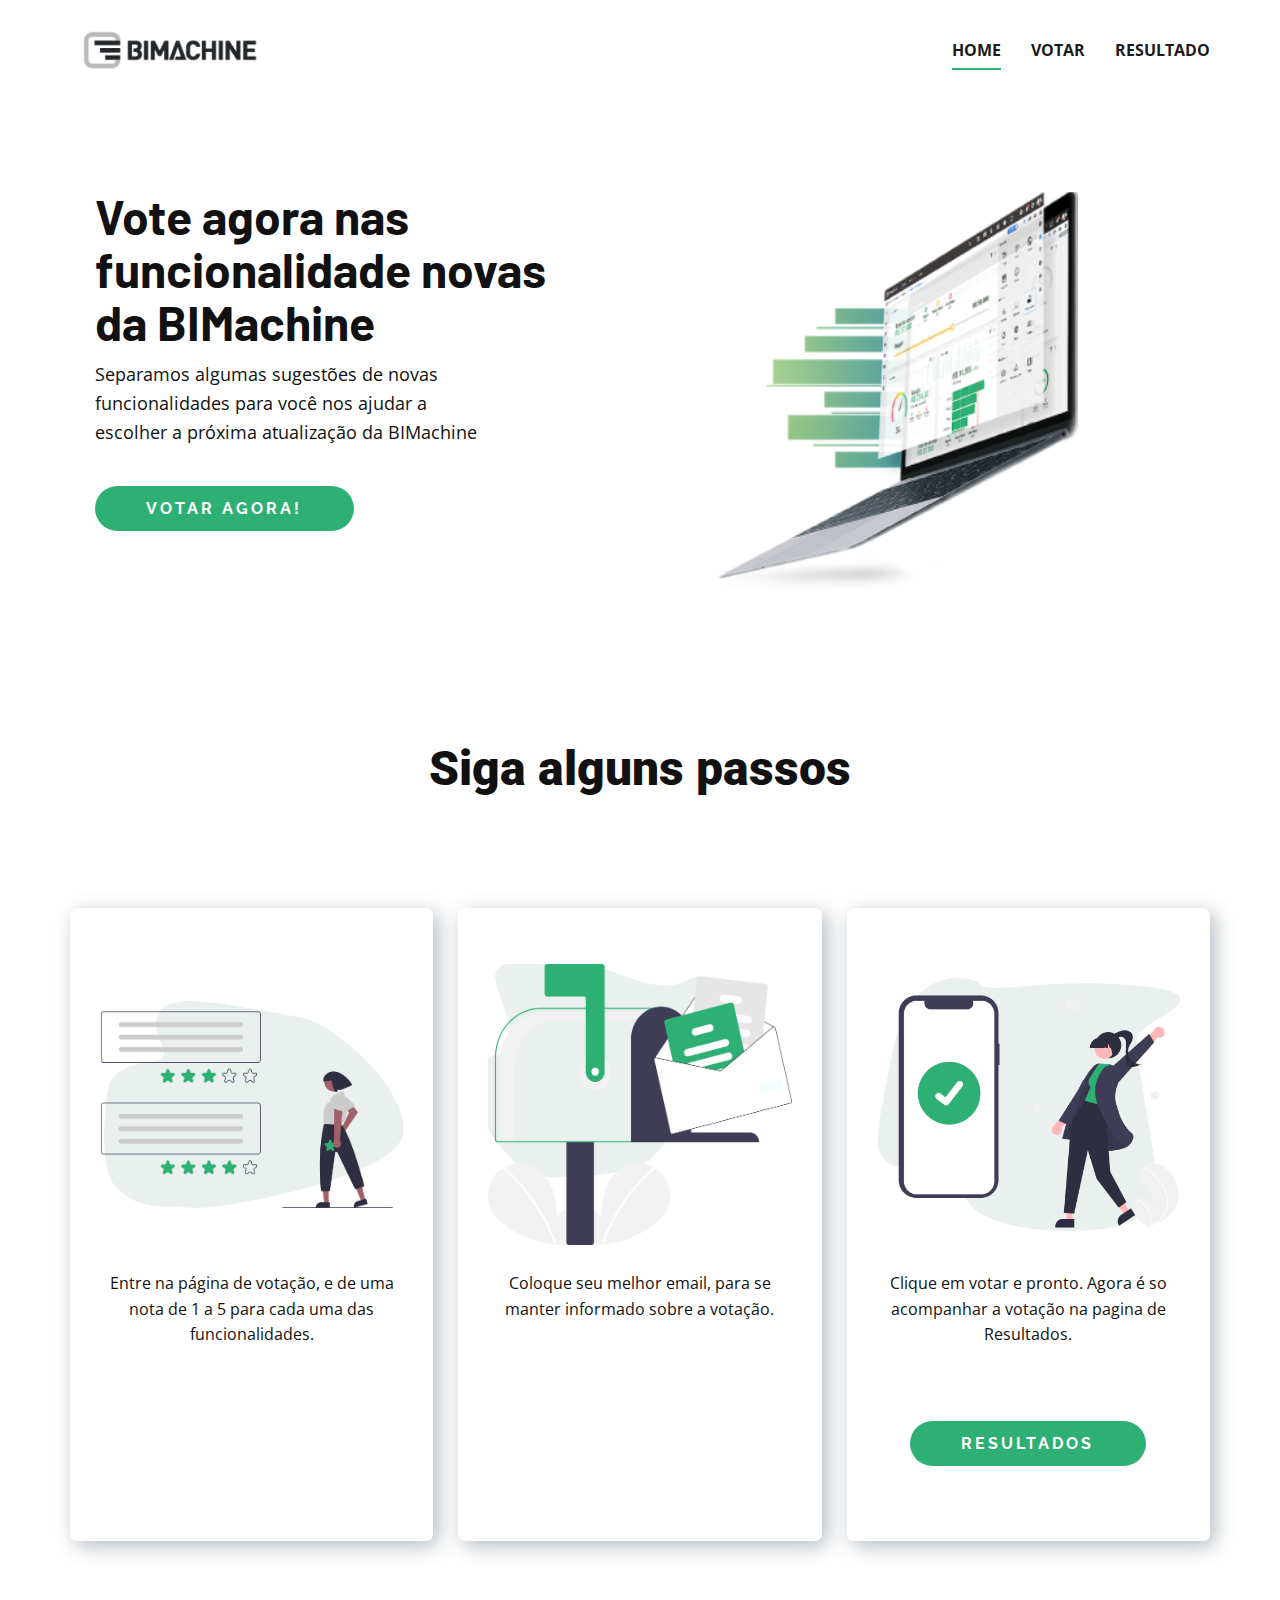
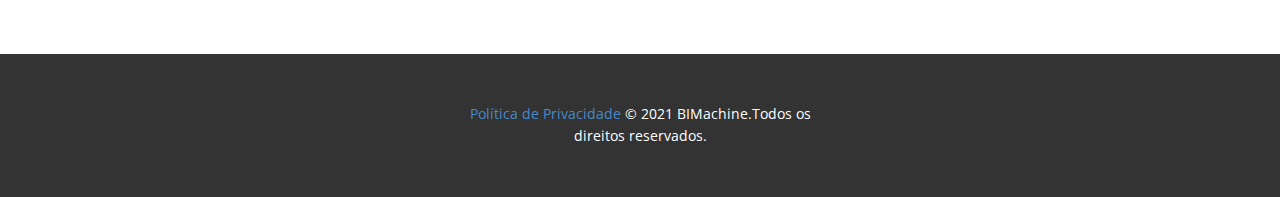
<file: index.html>
<!DOCTYPE html>
<html style="font-size: 16px;">
  <head>
    <meta name="viewport" content="width=device-width, initial-scale=1.0">
    <meta charset="utf-8">
    <meta name="keywords" content="Vote agora nas funcionalidade novas da BIMachine">
    <meta name="description" content="">
    <meta name="page_type" content="np-template-header-footer-from-plugin">
    <title>Home</title>
    <link rel="stylesheet" href="nicepage.css" media="screen">
<link rel="stylesheet" href="Home.css" media="screen">
    <script class="u-script" type="text/javascript" src="jquery.js" defer=""></script>
    <script class="u-script" type="text/javascript" src="nicepage.js" defer=""></script>
    <meta name="generator" content="Nicepage 3.13.2, nicepage.com">
    <link id="u-theme-google-font" rel="stylesheet" href="https://fonts.googleapis.com/css?family=Roboto:100,100i,300,300i,400,400i,500,500i,700,700i,900,900i|Open+Sans:300,300i,400,400i,600,600i,700,700i,800,800i">
    <link id="u-page-google-font" rel="stylesheet" href="https://fonts.googleapis.com/css?family=Raleway:100,100i,200,200i,300,300i,400,400i,500,500i,600,600i,700,700i,800,800i,900,900i|Barlow:100,100i,200,200i,300,300i,400,400i,500,500i,600,600i,700,700i,800,800i,900,900i">
    
    
    
    
    <script type="application/ld+json">{
		"@context": "http://schema.org",
		"@type": "Organization",
		"name": "",
		"url": "index.html",
		"logo": "images/logoBi3216.png"
}</script>
    <meta property="og:title" content="Home">
    <meta property="og:type" content="website">
    <meta name="theme-color" content="#478ac9">
    <link rel="canonical" href="index.html">
    <meta property="og:url" content="index.html">
  </head>
  <body data-home-page="Home.html" data-home-page-title="Home" class="u-body"><header class="u-clearfix u-header u-header" id="sec-1f32"><div class="u-clearfix u-sheet u-sheet-1">
        <a href="https://nicepage.com" class="u-image u-logo u-image-1" data-image-width="249" data-image-height="83">
          <img src="images/logoBi3216.png" class="u-logo-image u-logo-image-1" data-image-width="200">
        </a>
        <nav class="u-menu u-menu-dropdown u-offcanvas u-menu-1">
          <div class="menu-collapse" style="font-size: 1rem; letter-spacing: 0px; font-weight: 700; text-transform: uppercase;">
            <a class="u-button-style u-custom-active-border-color u-custom-active-color u-custom-border u-custom-border-color u-custom-borders u-custom-hover-border-color u-custom-hover-color u-custom-left-right-menu-spacing u-custom-padding-bottom u-custom-text-active-color u-custom-text-color u-custom-text-hover-color u-custom-top-bottom-menu-spacing u-nav-link u-text-active-palette-1-base u-text-hover-palette-2-base" href="#">
              <svg><use xmlns:xlink="http://www.w3.org/1999/xlink" xlink:href="#menu-hamburger"></use></svg>
              <svg version="1.1" xmlns="http://www.w3.org/2000/svg" xmlns:xlink="http://www.w3.org/1999/xlink"><defs><symbol id="menu-hamburger" viewBox="0 0 16 16" style="width: 16px; height: 16px;"><rect y="1" width="16" height="2"></rect><rect y="7" width="16" height="2"></rect><rect y="13" width="16" height="2"></rect>
</symbol>
</defs></svg>
            </a>
          </div>
          <div class="u-custom-menu u-nav-container">
            <ul class="u-nav u-spacing-30 u-unstyled u-nav-1"><li class="u-nav-item"><a class="u-border-2 u-border-active-custom-color-1 u-border-hover-custom-color-1 u-border-no-left u-border-no-right u-border-no-top u-button-style u-nav-link u-text-active-grey-90 u-text-grey-90 u-text-hover-grey-90" href="Home.html" style="padding: 10px 0px;">Home</a>
</li><li class="u-nav-item"><a class="u-border-2 u-border-active-custom-color-1 u-border-hover-custom-color-1 u-border-no-left u-border-no-right u-border-no-top u-button-style u-nav-link u-text-active-grey-90 u-text-grey-90 u-text-hover-grey-90" href="Votar.html" style="padding: 10px 0px;">Votar</a>
</li><li class="u-nav-item"><a class="u-border-2 u-border-active-custom-color-1 u-border-hover-custom-color-1 u-border-no-left u-border-no-right u-border-no-top u-button-style u-nav-link u-text-active-grey-90 u-text-grey-90 u-text-hover-grey-90" href="Resultado.html" style="padding: 10px 0px;">Resultado</a>
</li></ul>
          </div>
          <div class="u-custom-menu u-nav-container-collapse">
            <div class="u-black u-container-style u-inner-container-layout u-opacity u-opacity-95 u-sidenav">
              <div class="u-sidenav-overflow">
                <div class="u-menu-close"></div>
                <ul class="u-align-center u-nav u-popupmenu-items u-unstyled u-nav-2"><li class="u-nav-item"><a class="u-button-style u-nav-link" href="Home.html" style="padding: 10px 20px;">Home</a>
</li><li class="u-nav-item"><a class="u-button-style u-nav-link" href="Votar.html" style="padding: 10px 20px;">Votar</a>
</li><li class="u-nav-item"><a class="u-button-style u-nav-link" href="Resultado.html" style="padding: 10px 20px;">Resultado</a>
</li></ul>
              </div>
            </div>
            <div class="u-black u-menu-overlay u-opacity u-opacity-70"></div>
          </div>
        </nav>
      </div></header>
    <section class="u-align-left u-clearfix u-image u-section-1" id="carousel_a7ef" data-image-width="1920" data-image-height="1080">
      <div class="u-clearfix u-sheet u-sheet-1">
        <div class="u-clearfix u-expanded-width u-layout-wrap u-layout-wrap-1">
          <div class="u-gutter-0 u-layout">
            <div class="u-layout-row">
              <div class="u-align-left u-container-style u-layout-cell u-left-cell u-shape-rectangle u-size-27 u-layout-cell-1">
                <div class="u-container-layout u-container-layout-1">
                  <h1 class="u-custom-font u-text u-text-1">Vote agora nas funcionalidade novas da BIMachine</h1>
                  <p class="u-text u-text-2">Separamos algumas sugestões de novas funcionalidades para você nos ajudar a escolher a próxima atualização da BIMachine</p>
                  <a href="https://nicepage.com/c/industrial-website-templates" class="u-active-palette-4-base u-btn u-btn-round u-button-style u-custom-color-1 u-custom-font u-font-raleway u-hover-palette-2-base u-radius-50 u-text-body-alt-color u-btn-1">Votar agora!</a>
                </div>
              </div>
              <div class="u-align-left u-container-style u-layout-cell u-right-cell u-size-33 u-layout-cell-2">
                <div class="u-container-layout u-valign-middle u-container-layout-2">
                  <img src="images/2021-03-151.png" alt="" class="u-image u-image-default u-image-1" data-image-width="279" data-image-height="306">
                </div>
              </div>
            </div>
          </div>
        </div>
      </div>
    </section>
    <section class="u-align-center u-clearfix u-section-2" id="sec-33bf">
      <div class="u-clearfix u-sheet u-valign-middle u-sheet-1">
        <h1 class="u-text u-text-1">Siga alguns passos</h1>
      </div>
    </section>
    <section class="u-clearfix u-white u-section-3" id="carousel_43a2">
      <div class="u-clearfix u-sheet u-sheet-1">
        <div class="u-expanded-width u-list u-list-1">
          <div class="u-repeater u-repeater-1">
            <div class="u-align-center u-container-style u-list-item u-radius-7 u-repeater-item u-shape-round u-white u-list-item-1">
              <div class="u-container-layout u-similar-container u-valign-top u-container-layout-1">
                <img alt="" class="u-expanded-width u-image u-image-contain u-image-default u-image-1" data-image-width="737" data-image-height="501" src="images/Group621.png">
                <p class="u-align-center u-text u-text-1">Entre na página de votação, e de uma nota de 1 a 5 para cada uma das funcionalidades.</p>
              </div>
            </div>
            <div class="u-align-center u-container-style u-list-item u-radius-7 u-repeater-item u-shape-round u-white u-list-item-2">
              <div class="u-container-layout u-similar-container u-valign-top u-container-layout-2">
                <img alt="" class="u-expanded-width u-image u-image-contain u-image-default u-image-2" data-image-width="684" data-image-height="633" src="images/undraw_Mailbox_re_dvds11.png">
                <p class="u-align-center u-text u-text-2">Coloque seu melhor email, para se manter informado sobre a votação.</p>
              </div>
            </div>
            <div class="u-container-style u-list-item u-radius-7 u-repeater-item u-shape-round u-white u-list-item-3">
              <div class="u-container-layout u-similar-container u-valign-top u-container-layout-3">
                <img alt="" class="u-expanded-width u-image u-image-contain u-image-default u-image-3" data-image-width="523" data-image-height="435" src="images/Group671.png">
                <p class="u-align-center u-text u-text-3">Clique em votar e pronto. Agora é so acompanhar a votação na pagina de Resultados.</p>
                <a href="https://nicepage.com/c/industrial-website-templates" class="u-active-palette-4-base u-btn u-btn-round u-button-style u-custom-color-1 u-custom-font u-font-raleway u-hover-palette-2-base u-radius-50 u-text-body-alt-color u-btn-1">RESULTADOS</a>
              </div>
            </div>
          </div>
        </div>
      </div>
    </section>
    
    
    <footer class="u-align-center u-clearfix u-footer u-grey-80 u-footer" id="sec-8649"><div class="u-clearfix u-sheet u-sheet-1">
        <p class="u-small-text u-text u-text-variant u-text-1">
          <a href="https://support.bimachine.com.br/pt/article/pol%C3%ADtica-de-dados-e-privacidade" target="_blank" rel="noopener" class="u-active-none u-border-none u-btn u-button-style u-hover-none u-none u-text-palette-1-base u-btn-1">Política de Privacidade</a> © 2021 BIMachine.Todos os direitos&nbsp;reservados.
        </p>
      </div></footer>
    
  </body>
</html>
</file>
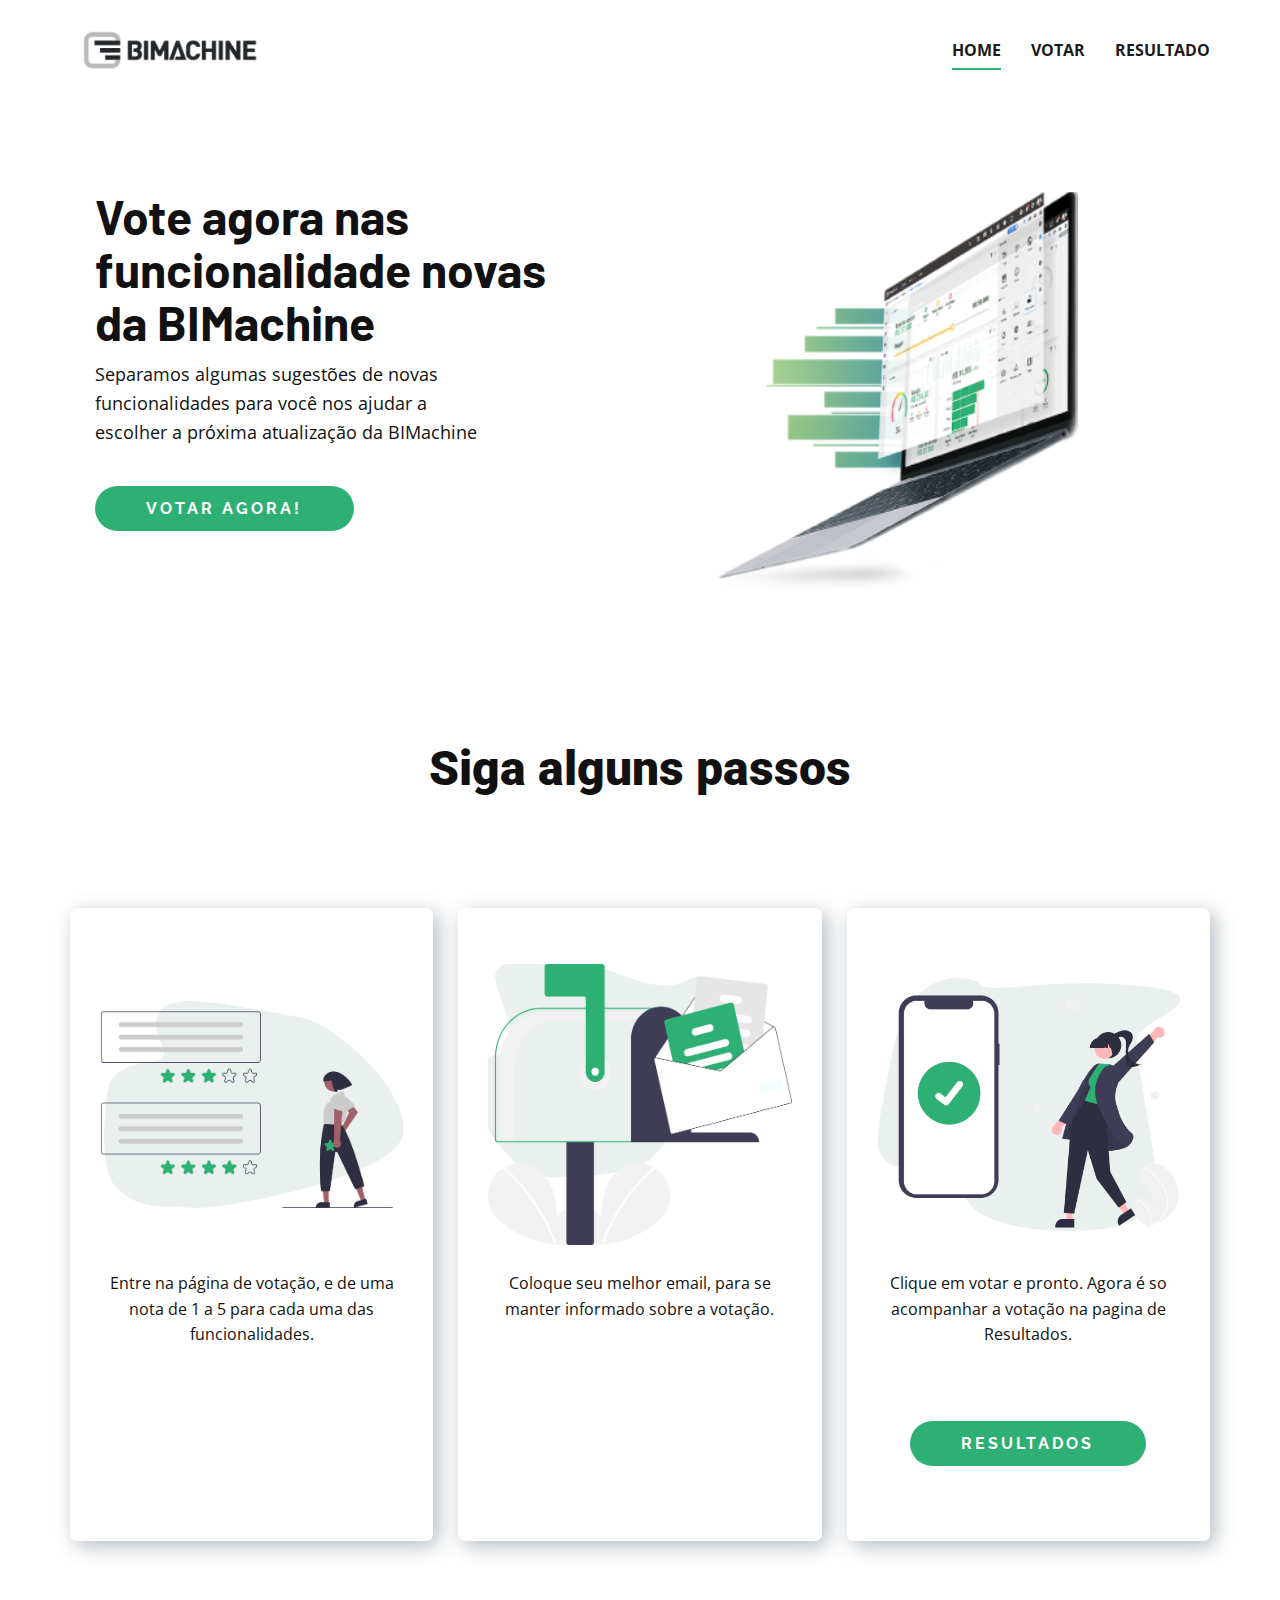
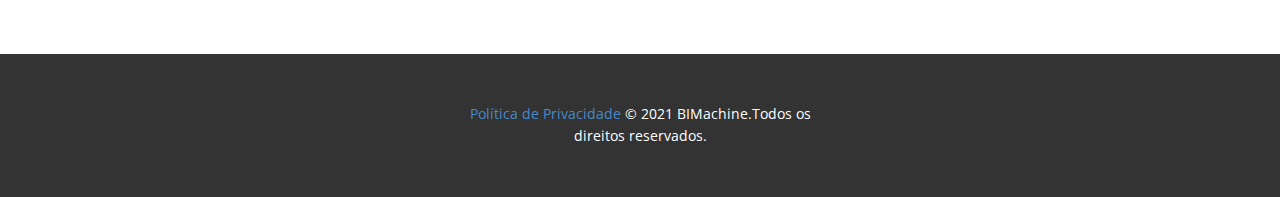
<file: Home.html>
<!DOCTYPE html>
<html style="font-size: 16px;">
  <head>
    <meta name="viewport" content="width=device-width, initial-scale=1.0">
    <meta charset="utf-8">
    <meta name="keywords" content="Vote agora nas funcionalidade novas da BIMachine">
    <meta name="description" content="">
    <meta name="page_type" content="np-template-header-footer-from-plugin">
    <title>Home</title>
    <link rel="stylesheet" href="nicepage.css" media="screen">
<link rel="stylesheet" href="Home.css" media="screen">
    <script class="u-script" type="text/javascript" src="jquery.js" defer=""></script>
    <script class="u-script" type="text/javascript" src="nicepage.js" defer=""></script>
    <meta name="generator" content="Nicepage 3.13.2, nicepage.com">
    <link id="u-theme-google-font" rel="stylesheet" href="https://fonts.googleapis.com/css?family=Roboto:100,100i,300,300i,400,400i,500,500i,700,700i,900,900i|Open+Sans:300,300i,400,400i,600,600i,700,700i,800,800i">
    <link id="u-page-google-font" rel="stylesheet" href="https://fonts.googleapis.com/css?family=Raleway:100,100i,200,200i,300,300i,400,400i,500,500i,600,600i,700,700i,800,800i,900,900i|Barlow:100,100i,200,200i,300,300i,400,400i,500,500i,600,600i,700,700i,800,800i,900,900i">
    
    
    
    
    <script type="application/ld+json">{
		"@context": "http://schema.org",
		"@type": "Organization",
		"name": "",
		"url": "index.html",
		"logo": "images/logoBi3216.png"
}</script>
    <meta property="og:title" content="Home">
    <meta property="og:type" content="website">
    <meta name="theme-color" content="#478ac9">
    <link rel="canonical" href="index.html">
    <meta property="og:url" content="index.html">
  </head>
  <body class="u-body"><header class="u-clearfix u-header u-header" id="sec-1f32"><div class="u-clearfix u-sheet u-sheet-1">
        <a href="https://nicepage.com" class="u-image u-logo u-image-1" data-image-width="249" data-image-height="83">
          <img src="images/logoBi3216.png" class="u-logo-image u-logo-image-1" data-image-width="200">
        </a>
        <nav class="u-menu u-menu-dropdown u-offcanvas u-menu-1">
          <div class="menu-collapse" style="font-size: 1rem; letter-spacing: 0px; font-weight: 700; text-transform: uppercase;">
            <a class="u-button-style u-custom-active-border-color u-custom-active-color u-custom-border u-custom-border-color u-custom-borders u-custom-hover-border-color u-custom-hover-color u-custom-left-right-menu-spacing u-custom-padding-bottom u-custom-text-active-color u-custom-text-color u-custom-text-hover-color u-custom-top-bottom-menu-spacing u-nav-link u-text-active-palette-1-base u-text-hover-palette-2-base" href="#">
              <svg><use xmlns:xlink="http://www.w3.org/1999/xlink" xlink:href="#menu-hamburger"></use></svg>
              <svg version="1.1" xmlns="http://www.w3.org/2000/svg" xmlns:xlink="http://www.w3.org/1999/xlink"><defs><symbol id="menu-hamburger" viewBox="0 0 16 16" style="width: 16px; height: 16px;"><rect y="1" width="16" height="2"></rect><rect y="7" width="16" height="2"></rect><rect y="13" width="16" height="2"></rect>
</symbol>
</defs></svg>
            </a>
          </div>
          <div class="u-custom-menu u-nav-container">
            <ul class="u-nav u-spacing-30 u-unstyled u-nav-1"><li class="u-nav-item"><a class="u-border-2 u-border-active-custom-color-1 u-border-hover-custom-color-1 u-border-no-left u-border-no-right u-border-no-top u-button-style u-nav-link u-text-active-grey-90 u-text-grey-90 u-text-hover-grey-90" href="Home.html" style="padding: 10px 0px;">Home</a>
</li><li class="u-nav-item"><a class="u-border-2 u-border-active-custom-color-1 u-border-hover-custom-color-1 u-border-no-left u-border-no-right u-border-no-top u-button-style u-nav-link u-text-active-grey-90 u-text-grey-90 u-text-hover-grey-90" href="Votar.html" style="padding: 10px 0px;">Votar</a>
</li><li class="u-nav-item"><a class="u-border-2 u-border-active-custom-color-1 u-border-hover-custom-color-1 u-border-no-left u-border-no-right u-border-no-top u-button-style u-nav-link u-text-active-grey-90 u-text-grey-90 u-text-hover-grey-90" href="Resultado.html" style="padding: 10px 0px;">Resultado</a>
</li></ul>
          </div>
          <div class="u-custom-menu u-nav-container-collapse">
            <div class="u-black u-container-style u-inner-container-layout u-opacity u-opacity-95 u-sidenav">
              <div class="u-sidenav-overflow">
                <div class="u-menu-close"></div>
                <ul class="u-align-center u-nav u-popupmenu-items u-unstyled u-nav-2"><li class="u-nav-item"><a class="u-button-style u-nav-link" href="Home.html" style="padding: 10px 20px;">Home</a>
</li><li class="u-nav-item"><a class="u-button-style u-nav-link" href="Votar.html" style="padding: 10px 20px;">Votar</a>
</li><li class="u-nav-item"><a class="u-button-style u-nav-link" href="Resultado.html" style="padding: 10px 20px;">Resultado</a>
</li></ul>
              </div>
            </div>
            <div class="u-black u-menu-overlay u-opacity u-opacity-70"></div>
          </div>
        </nav>
      </div></header>
    <section class="u-align-left u-clearfix u-image u-section-1" id="carousel_a7ef" data-image-width="1920" data-image-height="1080">
      <div class="u-clearfix u-sheet u-sheet-1">
        <div class="u-clearfix u-expanded-width u-layout-wrap u-layout-wrap-1">
          <div class="u-gutter-0 u-layout">
            <div class="u-layout-row">
              <div class="u-align-left u-container-style u-layout-cell u-left-cell u-shape-rectangle u-size-27 u-layout-cell-1">
                <div class="u-container-layout u-container-layout-1">
                  <h1 class="u-custom-font u-text u-text-1">Vote agora nas funcionalidade novas da BIMachine</h1>
                  <p class="u-text u-text-2">Separamos algumas sugestões de novas funcionalidades para você nos ajudar a escolher a próxima atualização da BIMachine</p>
                  <a href="https://nicepage.com/c/industrial-website-templates" class="u-active-palette-4-base u-btn u-btn-round u-button-style u-custom-color-1 u-custom-font u-font-raleway u-hover-palette-2-base u-radius-50 u-text-body-alt-color u-btn-1">Votar agora!</a>
                </div>
              </div>
              <div class="u-align-left u-container-style u-layout-cell u-right-cell u-size-33 u-layout-cell-2">
                <div class="u-container-layout u-valign-middle u-container-layout-2">
                  <img src="images/2021-03-151.png" alt="" class="u-image u-image-default u-image-1" data-image-width="279" data-image-height="306">
                </div>
              </div>
            </div>
          </div>
        </div>
      </div>
    </section>
    <section class="u-align-center u-clearfix u-section-2" id="sec-33bf">
      <div class="u-clearfix u-sheet u-valign-middle u-sheet-1">
        <h1 class="u-text u-text-1">Siga alguns passos</h1>
      </div>
    </section>
    <section class="u-clearfix u-white u-section-3" id="carousel_43a2">
      <div class="u-clearfix u-sheet u-sheet-1">
        <div class="u-expanded-width u-list u-list-1">
          <div class="u-repeater u-repeater-1">
            <div class="u-align-center u-container-style u-list-item u-radius-7 u-repeater-item u-shape-round u-white u-list-item-1">
              <div class="u-container-layout u-similar-container u-valign-top u-container-layout-1">
                <img alt="" class="u-expanded-width u-image u-image-contain u-image-default u-image-1" data-image-width="737" data-image-height="501" src="images/Group621.png">
                <p class="u-align-center u-text u-text-1">Entre na página de votação, e de uma nota de 1 a 5 para cada uma das funcionalidades.</p>
              </div>
            </div>
            <div class="u-align-center u-container-style u-list-item u-radius-7 u-repeater-item u-shape-round u-white u-list-item-2">
              <div class="u-container-layout u-similar-container u-valign-top u-container-layout-2">
                <img alt="" class="u-expanded-width u-image u-image-contain u-image-default u-image-2" data-image-width="684" data-image-height="633" src="images/undraw_Mailbox_re_dvds11.png">
                <p class="u-align-center u-text u-text-2">Coloque seu melhor email, para se manter informado sobre a votação.</p>
              </div>
            </div>
            <div class="u-container-style u-list-item u-radius-7 u-repeater-item u-shape-round u-white u-list-item-3">
              <div class="u-container-layout u-similar-container u-valign-top u-container-layout-3">
                <img alt="" class="u-expanded-width u-image u-image-contain u-image-default u-image-3" data-image-width="523" data-image-height="435" src="images/Group671.png">
                <p class="u-align-center u-text u-text-3">Clique em votar e pronto. Agora é so acompanhar a votação na pagina de Resultados.</p>
                <a href="./Resultado.html" class="u-active-palette-4-base u-btn u-btn-round u-button-style u-custom-color-1 u-custom-font u-font-raleway u-hover-palette-2-base u-radius-50 u-text-body-alt-color u-btn-1">RESULTADOS</a>
              </div>
            </div>
          </div>
        </div>
      </div>
    </section>
    
    
    <footer class="u-align-center u-clearfix u-footer u-grey-80 u-footer" id="sec-8649"><div class="u-clearfix u-sheet u-sheet-1">
        <p class="u-small-text u-text u-text-variant u-text-1">
          <a href="https://support.bimachine.com.br/pt/article/pol%C3%ADtica-de-dados-e-privacidade" target="_blank" rel="noopener" class="u-active-none u-border-none u-btn u-button-style u-hover-none u-none u-text-palette-1-base u-btn-1">Política de Privacidade</a> © 2021 BIMachine.Todos os direitos&nbsp;reservados.
        </p>
      </div></footer>
    
  </body>
</html>
</file>
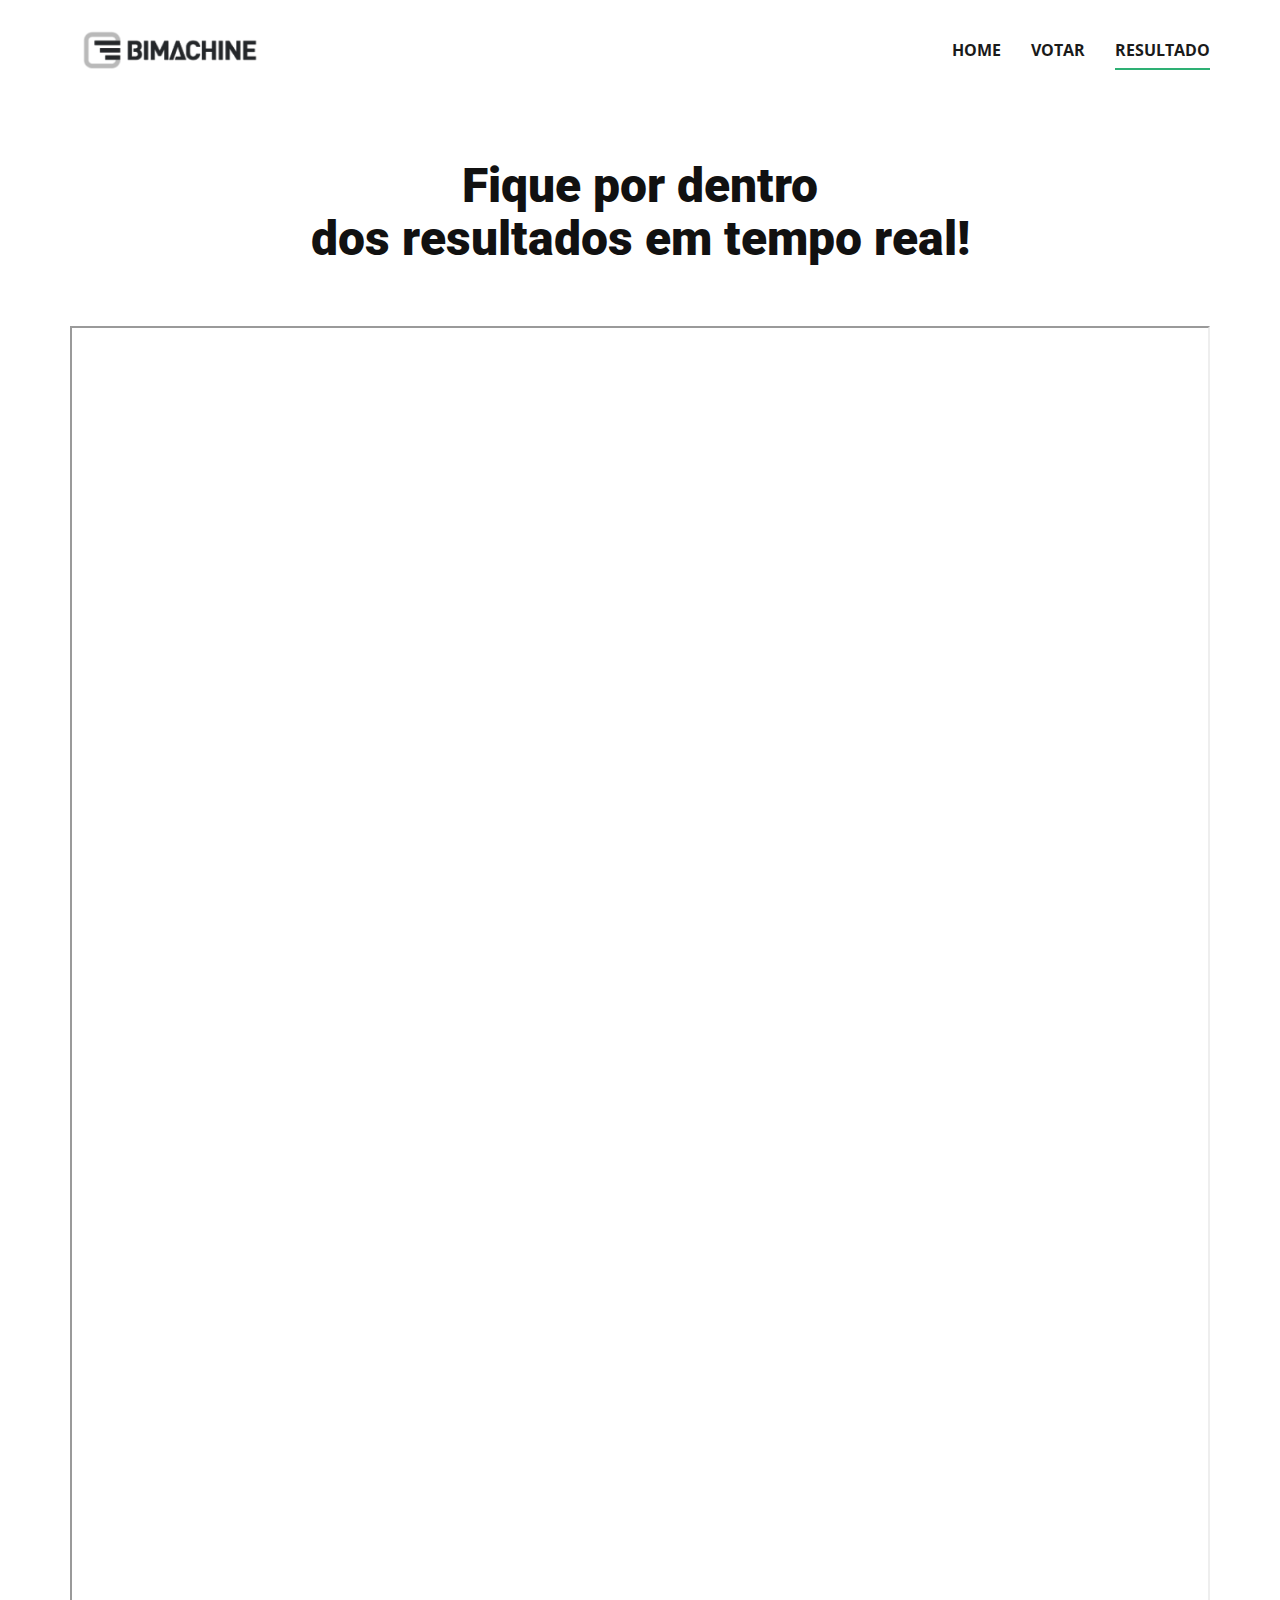
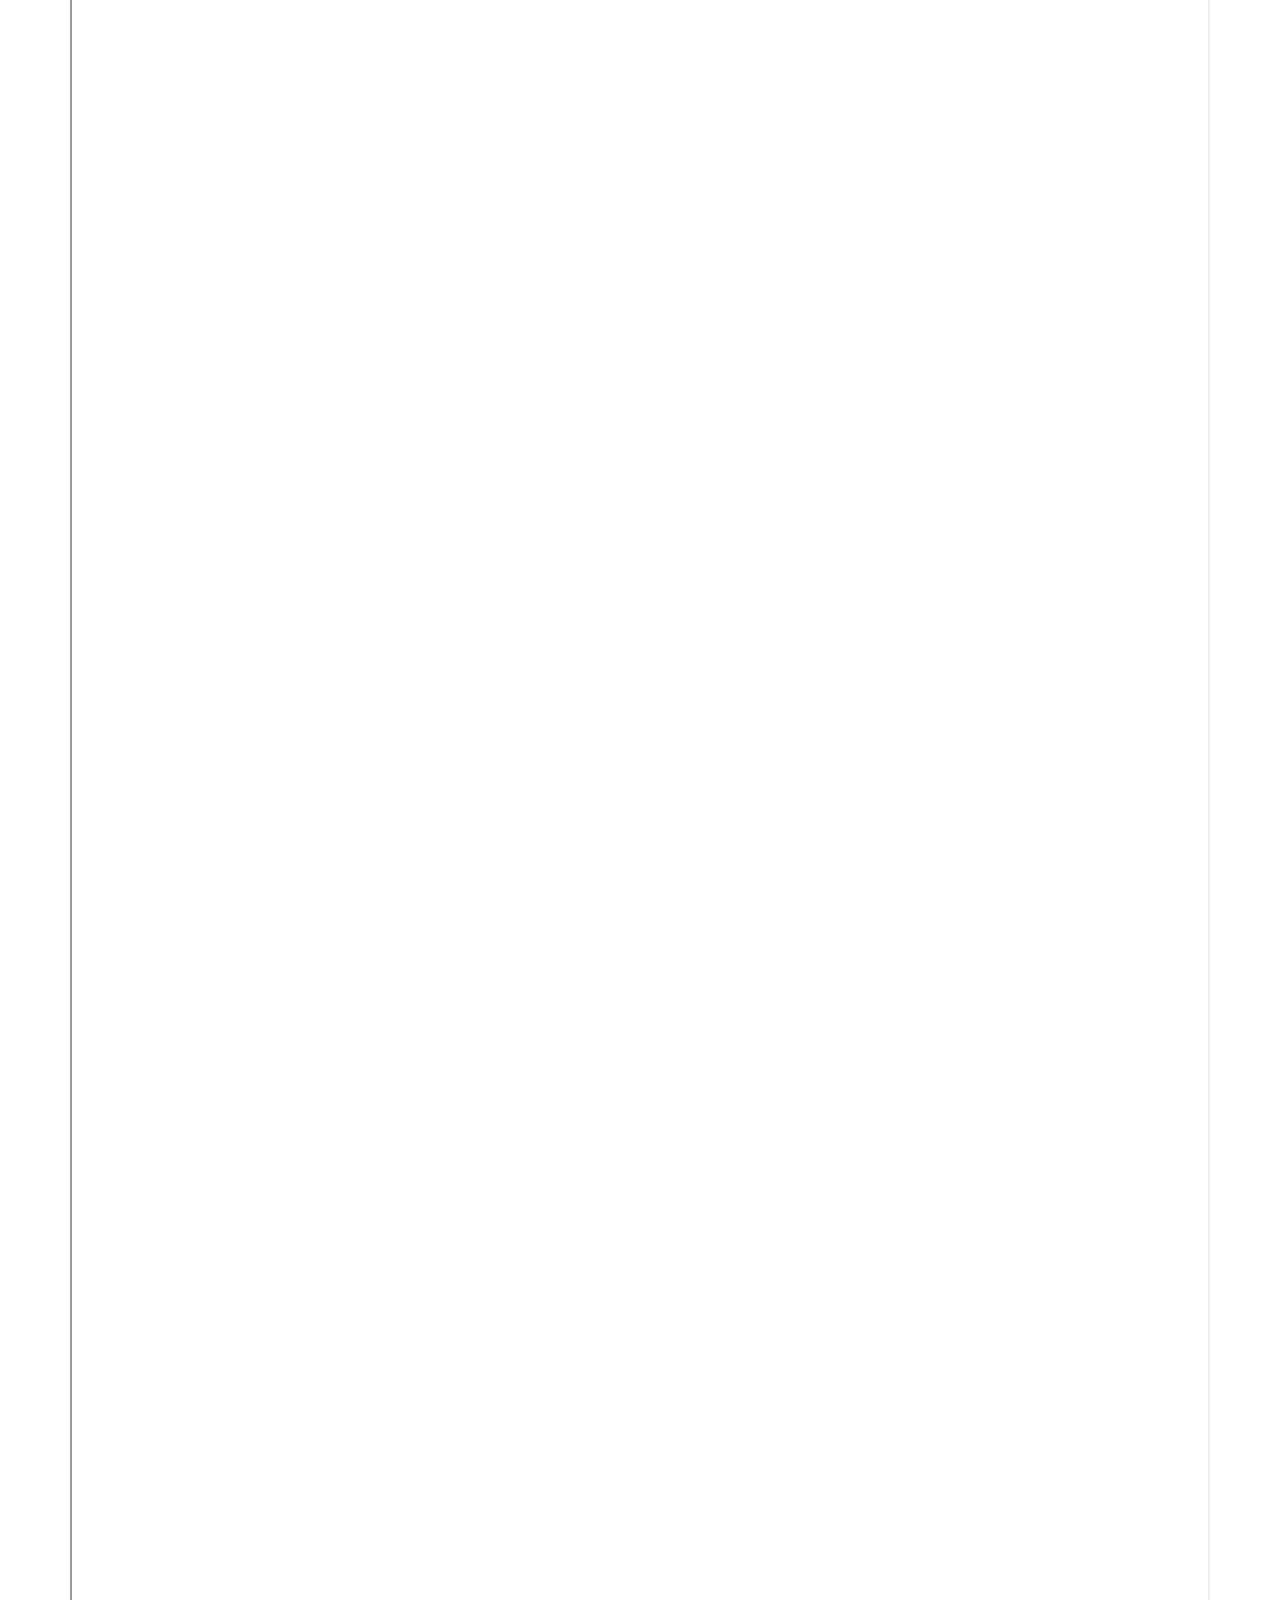
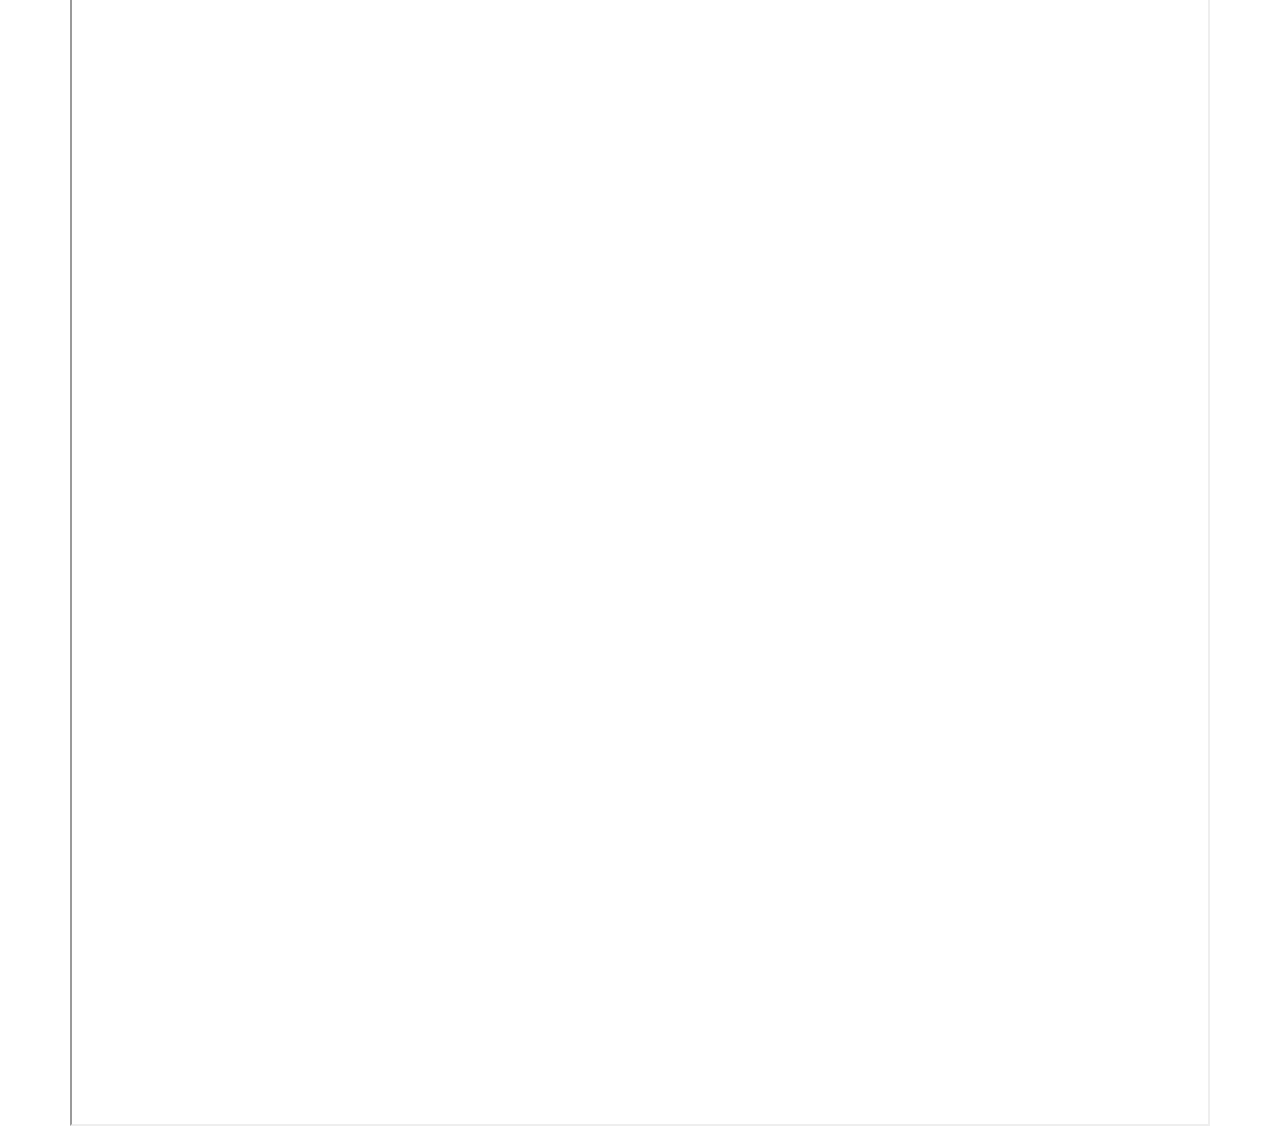
<file: Resultado.html>
<!DOCTYPE html>
<html style="font-size: 16px;">
  <head>
    <meta name="viewport" content="width=device-width, initial-scale=1.0">
    <meta charset="utf-8">
    <meta name="keywords" content="Fique por dentrodos resultados em tempo real!">
    <meta name="description" content="">
    <meta name="page_type" content="np-template-header-footer-from-plugin">
    <title>Resultado</title>
    <link rel="stylesheet" href="nicepage.css" media="screen">
<link rel="stylesheet" href="Resultado.css" media="screen">
    <script class="u-script" type="text/javascript" src="jquery.js" defer=""></script>
    <script class="u-script" type="text/javascript" src="nicepage.js" defer=""></script>
    <meta name="generator" content="Nicepage 3.13.2, nicepage.com">
    <link id="u-theme-google-font" rel="stylesheet" href="https://fonts.googleapis.com/css?family=Roboto:100,100i,300,300i,400,400i,500,500i,700,700i,900,900i|Open+Sans:300,300i,400,400i,600,600i,700,700i,800,800i">
    
    
    
    <script type="application/ld+json">{
		"@context": "http://schema.org",
		"@type": "Organization",
		"name": "",
		"url": "index.html",
		"logo": "images/logoBi3216.png"
}</script>
    <meta property="og:title" content="Resultado">
    <meta property="og:type" content="website">
    <meta name="theme-color" content="#478ac9">
    <link rel="canonical" href="index.html">
    <meta property="og:url" content="index.html">
  </head>
  <body class="u-body"><header class="u-clearfix u-header u-header" id="sec-1f32"><div class="u-clearfix u-sheet u-sheet-1">
        <a href="https://nicepage.com" class="u-image u-logo u-image-1" data-image-width="249" data-image-height="83">
          <img src="images/logoBi3216.png" class="u-logo-image u-logo-image-1" data-image-width="200">
        </a>
        <nav class="u-menu u-menu-dropdown u-offcanvas u-menu-1">
          <div class="menu-collapse" style="font-size: 1rem; letter-spacing: 0px; font-weight: 700; text-transform: uppercase;">
            <a class="u-button-style u-custom-active-border-color u-custom-active-color u-custom-border u-custom-border-color u-custom-borders u-custom-hover-border-color u-custom-hover-color u-custom-left-right-menu-spacing u-custom-padding-bottom u-custom-text-active-color u-custom-text-color u-custom-text-hover-color u-custom-top-bottom-menu-spacing u-nav-link u-text-active-palette-1-base u-text-hover-palette-2-base" href="#">
              <svg><use xmlns:xlink="http://www.w3.org/1999/xlink" xlink:href="#menu-hamburger"></use></svg>
              <svg version="1.1" xmlns="http://www.w3.org/2000/svg" xmlns:xlink="http://www.w3.org/1999/xlink"><defs><symbol id="menu-hamburger" viewBox="0 0 16 16" style="width: 16px; height: 16px;"><rect y="1" width="16" height="2"></rect><rect y="7" width="16" height="2"></rect><rect y="13" width="16" height="2"></rect>
</symbol>
</defs></svg>
            </a>
          </div>
          <div class="u-custom-menu u-nav-container">
            <ul class="u-nav u-spacing-30 u-unstyled u-nav-1"><li class="u-nav-item"><a class="u-border-2 u-border-active-custom-color-1 u-border-hover-custom-color-1 u-border-no-left u-border-no-right u-border-no-top u-button-style u-nav-link u-text-active-grey-90 u-text-grey-90 u-text-hover-grey-90" href="Home.html" style="padding: 10px 0px;">Home</a>
</li><li class="u-nav-item"><a class="u-border-2 u-border-active-custom-color-1 u-border-hover-custom-color-1 u-border-no-left u-border-no-right u-border-no-top u-button-style u-nav-link u-text-active-grey-90 u-text-grey-90 u-text-hover-grey-90" href="Votar.html" style="padding: 10px 0px;">Votar</a>
</li><li class="u-nav-item"><a class="u-border-2 u-border-active-custom-color-1 u-border-hover-custom-color-1 u-border-no-left u-border-no-right u-border-no-top u-button-style u-nav-link u-text-active-grey-90 u-text-grey-90 u-text-hover-grey-90" href="Resultado.html" style="padding: 10px 0px;">Resultado</a>
</li></ul>
          </div>
          <div class="u-custom-menu u-nav-container-collapse">
            <div class="u-black u-container-style u-inner-container-layout u-opacity u-opacity-95 u-sidenav">
              <div class="u-sidenav-overflow">
                <div class="u-menu-close"></div>
                <ul class="u-align-center u-nav u-popupmenu-items u-unstyled u-nav-2"><li class="u-nav-item"><a class="u-button-style u-nav-link" href="Home.html" style="padding: 10px 20px;">Home</a>
</li><li class="u-nav-item"><a class="u-button-style u-nav-link" href="Votar.html" style="padding: 10px 20px;">Votar</a>
</li><li class="u-nav-item"><a class="u-button-style u-nav-link" href="Resultado.html" style="padding: 10px 20px;">Resultado</a>
</li></ul>
              </div>
            </div>
            <div class="u-black u-menu-overlay u-opacity u-opacity-70"></div>
          </div>
        </nav>
      </div></header>
    <section class="u-align-center u-clearfix u-section-1" id="sec-0032">
      <div class="u-clearfix u-sheet u-valign-middle u-sheet-1">
        <h1 class="u-text u-text-1">Fique por dentro<br>dos resultados em tempo real!
        </h1>
      </div>
    </section>
    <section class="u-clearfix u-section-2" id="sec-08f5">
      <div class="u-clearfix u-sheet u-sheet-1">
        <iframe style="position: absolute;top: 0;left: 0;width: 100%;height: 4000px;" class="embed-responsive-item" src="http://app.bimachine.com.br/api/publisher/cockpit?content=%2Fvotacoes%2Fcockpits%2F7694.cockpit&width=900&height=800&showUpdateDate=true&showTitle=true&chart=false"></iframe>
      </div>
    </section>
    
    
    
  </body>
</html>
</file>
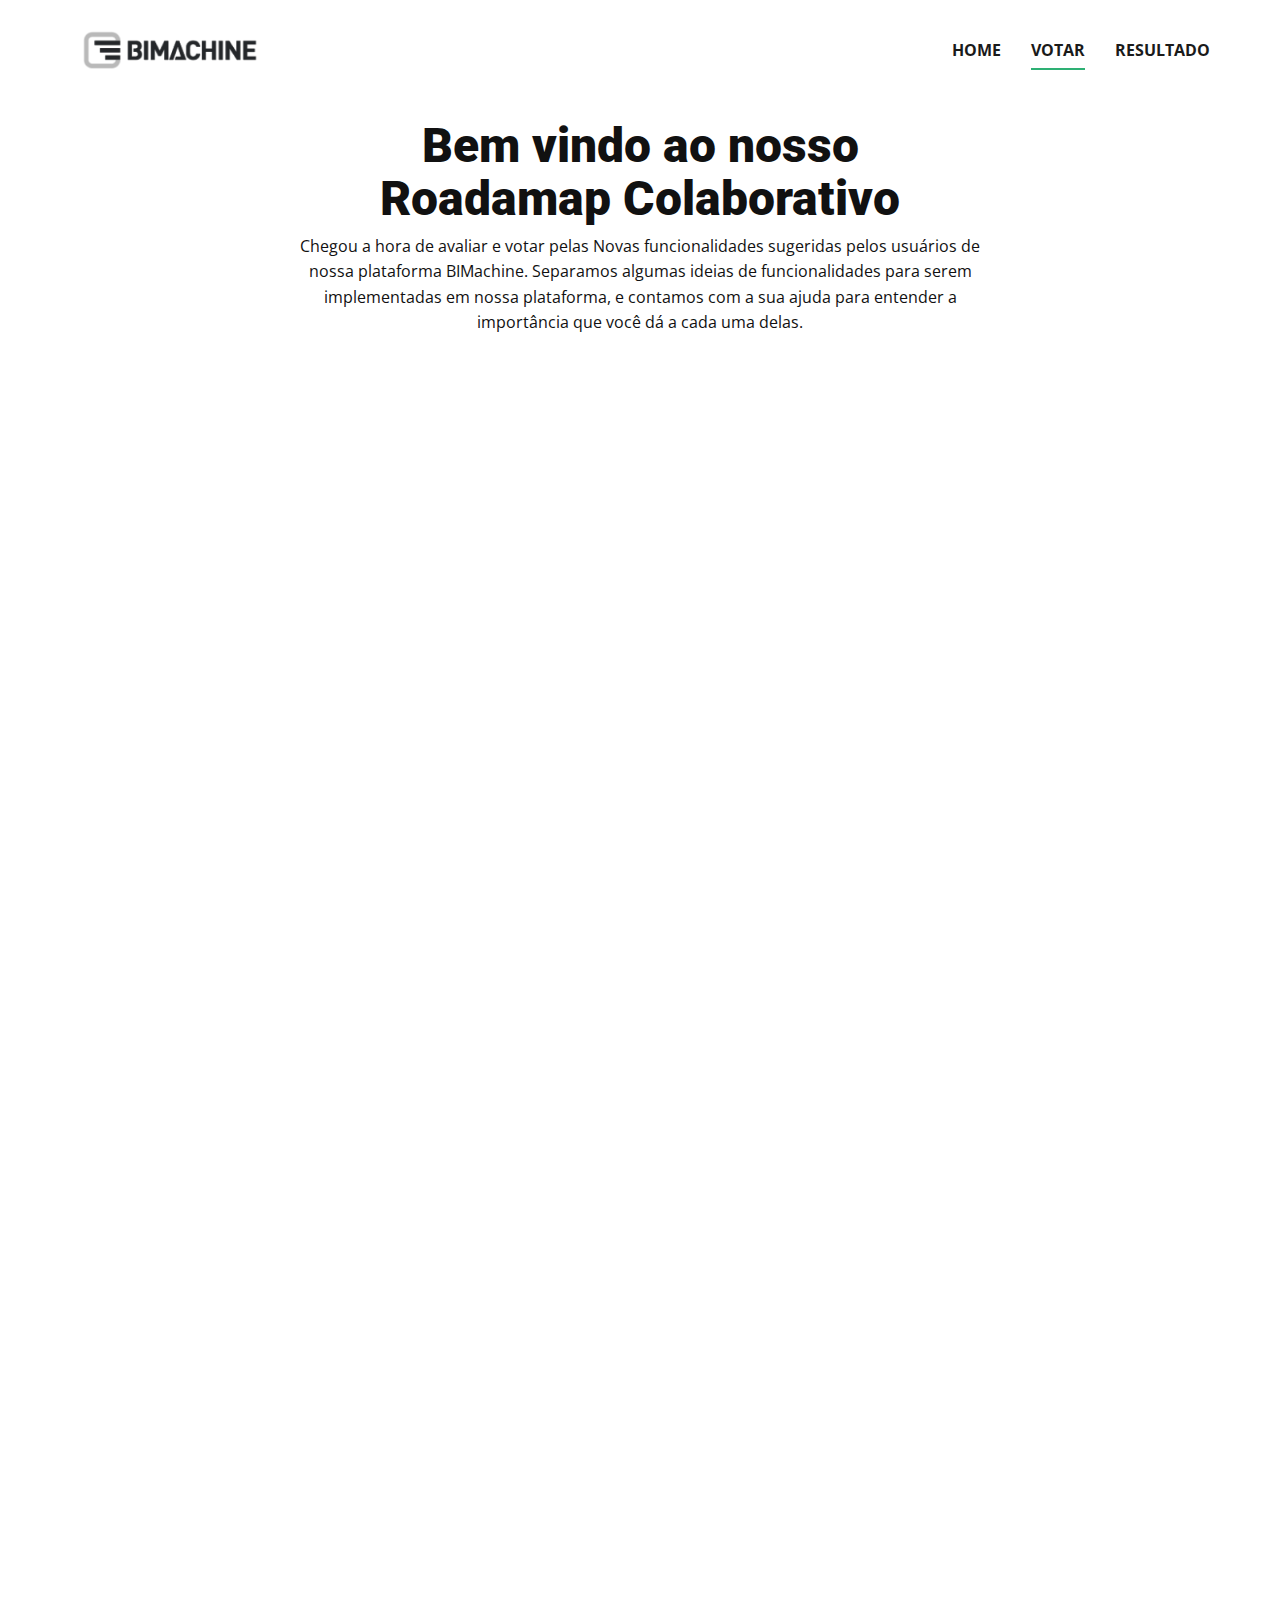
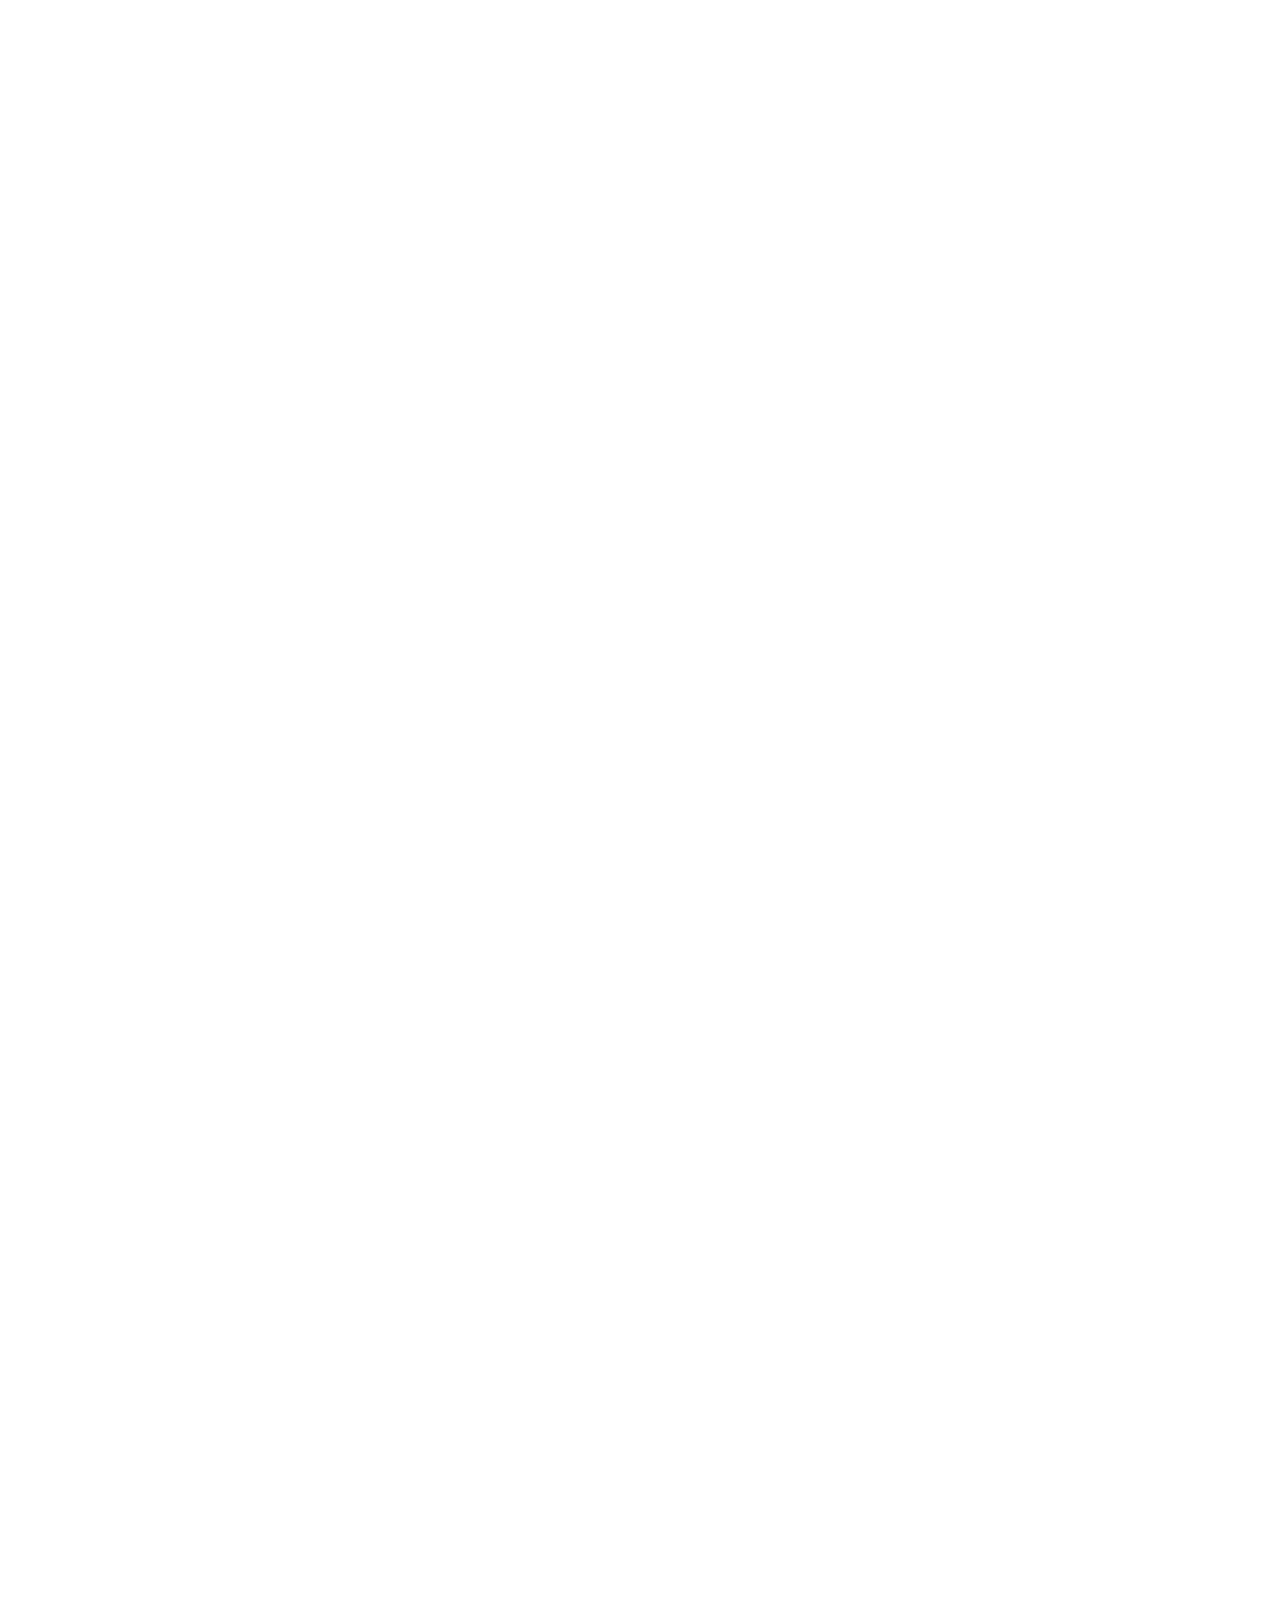
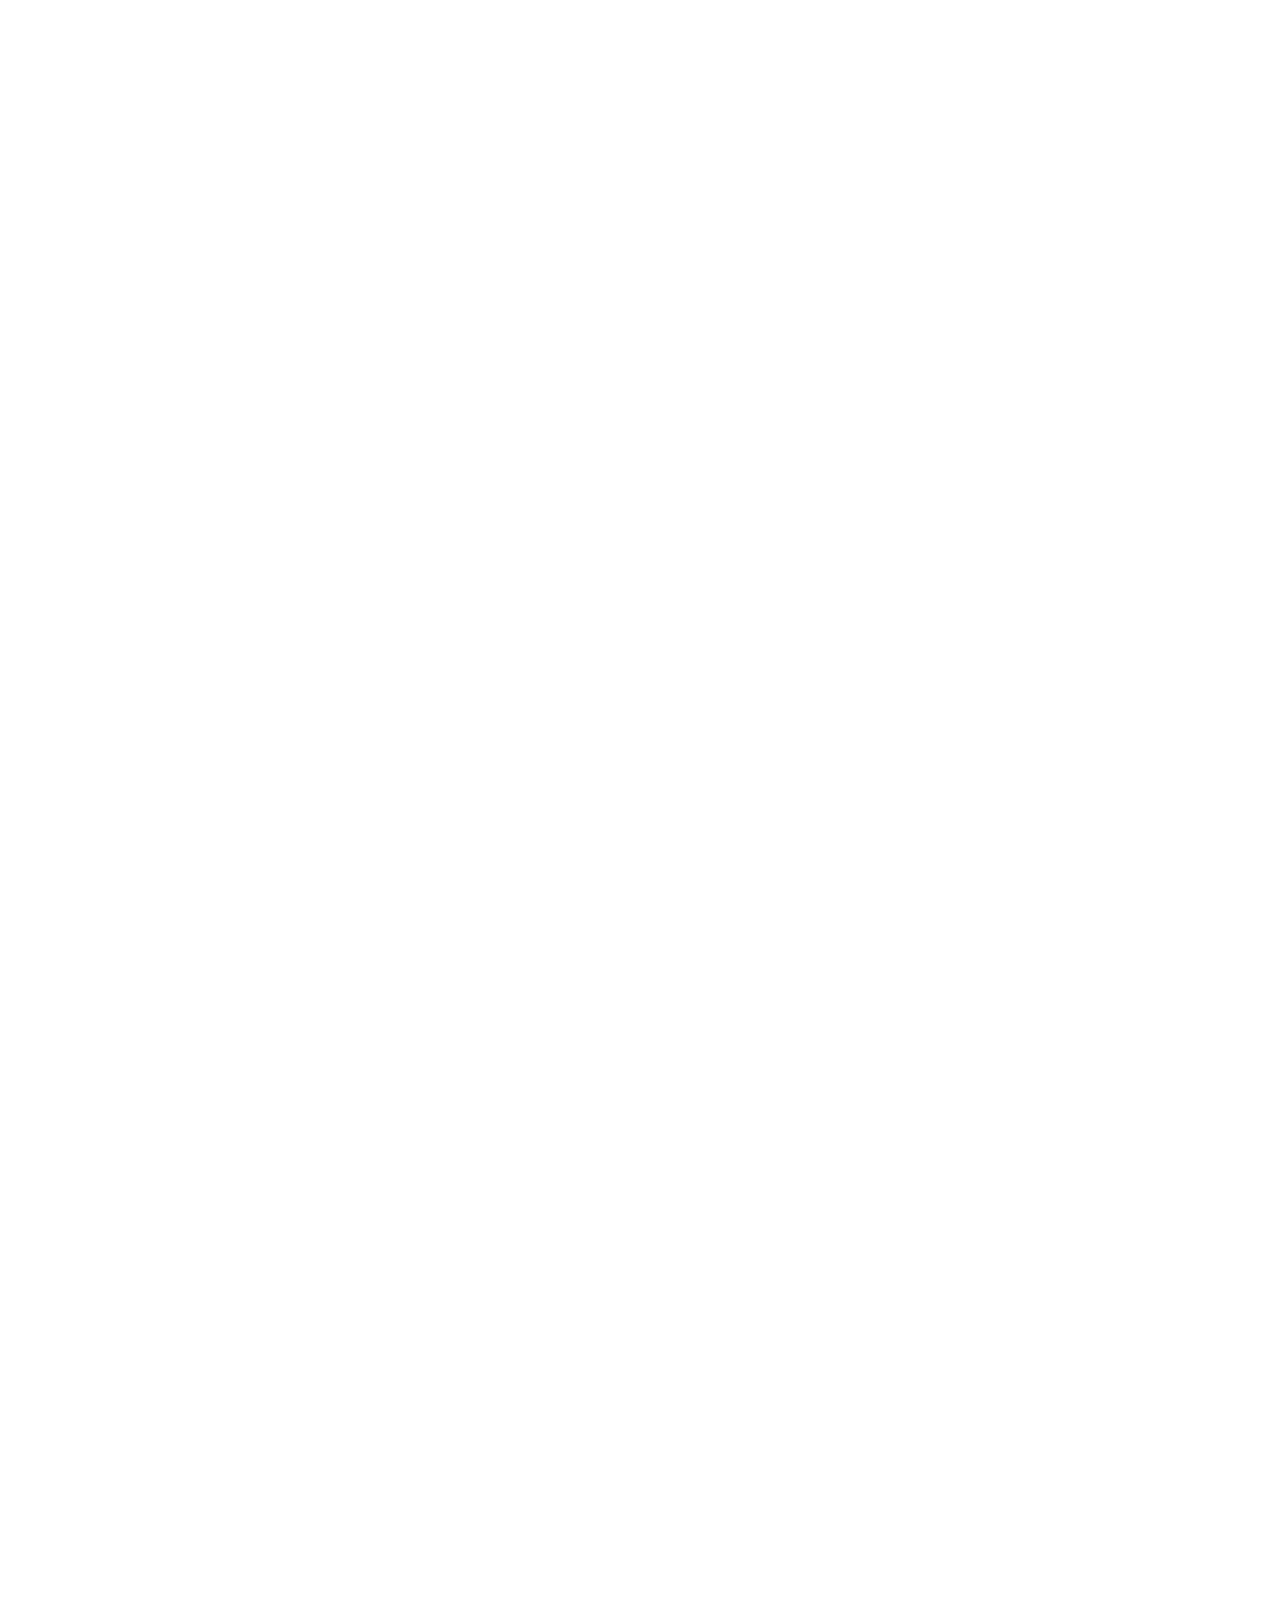
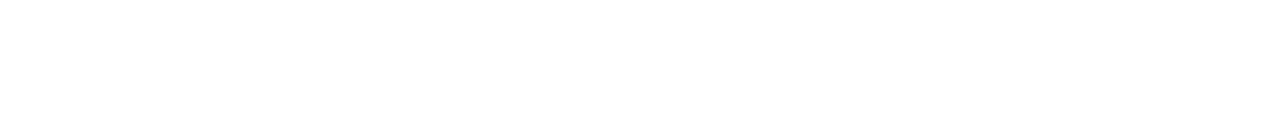
<file: Votar.html>
<!DOCTYPE html>
<html style="font-size: 16px;">
  <head>
    <meta name="viewport" content="width=device-width, initial-scale=1.0">
    <meta charset="utf-8">
    <meta name="keywords" content="Bem vindo ao nossoRoadamap Colaborativo">
    <meta name="description" content="">
    <meta name="page_type" content="np-template-header-footer-from-plugin">
    <title>Votar</title>
    <link rel="stylesheet" href="nicepage.css" media="screen">
<link rel="stylesheet" href="Votar.css" media="screen">
    <script class="u-script" type="text/javascript" src="jquery.js" defer=""></script>
    <script class="u-script" type="text/javascript" src="nicepage.js" defer=""></script>
    <meta name="generator" content="Nicepage 3.13.2, nicepage.com">
    <link id="u-theme-google-font" rel="stylesheet" href="https://fonts.googleapis.com/css?family=Roboto:100,100i,300,300i,400,400i,500,500i,700,700i,900,900i|Open+Sans:300,300i,400,400i,600,600i,700,700i,800,800i">
    
    
    
    
    <script type="application/ld+json">{
		"@context": "http://schema.org",
		"@type": "Organization",
		"name": "",
		"url": "index.html",
		"logo": "images/logoBi3216.png"
}</script>
    <meta property="og:title" content="Votar">
    <meta property="og:type" content="website">
    <meta name="theme-color" content="#478ac9">
    <link rel="canonical" href="index.html">
    <meta property="og:url" content="index.html">
  </head>
  <body class="u-body"><header class="u-clearfix u-header u-header" id="sec-1f32"><div class="u-clearfix u-sheet u-sheet-1">
        <a href="https://nicepage.com" class="u-image u-logo u-image-1" data-image-width="249" data-image-height="83">
          <img src="images/logoBi3216.png" class="u-logo-image u-logo-image-1" data-image-width="200">
        </a>
        <nav class="u-menu u-menu-dropdown u-offcanvas u-menu-1">
          <div class="menu-collapse" style="font-size: 1rem; letter-spacing: 0px; font-weight: 700; text-transform: uppercase;">
            <a class="u-button-style u-custom-active-border-color u-custom-active-color u-custom-border u-custom-border-color u-custom-borders u-custom-hover-border-color u-custom-hover-color u-custom-left-right-menu-spacing u-custom-padding-bottom u-custom-text-active-color u-custom-text-color u-custom-text-hover-color u-custom-top-bottom-menu-spacing u-nav-link u-text-active-palette-1-base u-text-hover-palette-2-base" href="#">
              <svg><use xmlns:xlink="http://www.w3.org/1999/xlink" xlink:href="#menu-hamburger"></use></svg>
              <svg version="1.1" xmlns="http://www.w3.org/2000/svg" xmlns:xlink="http://www.w3.org/1999/xlink"><defs><symbol id="menu-hamburger" viewBox="0 0 16 16" style="width: 16px; height: 16px;"><rect y="1" width="16" height="2"></rect><rect y="7" width="16" height="2"></rect><rect y="13" width="16" height="2"></rect>
</symbol>
</defs></svg>
            </a>
          </div>
          <div class="u-custom-menu u-nav-container">
            <ul class="u-nav u-spacing-30 u-unstyled u-nav-1"><li class="u-nav-item"><a class="u-border-2 u-border-active-custom-color-1 u-border-hover-custom-color-1 u-border-no-left u-border-no-right u-border-no-top u-button-style u-nav-link u-text-active-grey-90 u-text-grey-90 u-text-hover-grey-90" href="Home.html" style="padding: 10px 0px;">Home</a>
</li><li class="u-nav-item"><a class="u-border-2 u-border-active-custom-color-1 u-border-hover-custom-color-1 u-border-no-left u-border-no-right u-border-no-top u-button-style u-nav-link u-text-active-grey-90 u-text-grey-90 u-text-hover-grey-90" href="Votar.html" style="padding: 10px 0px;">Votar</a>
</li><li class="u-nav-item"><a class="u-border-2 u-border-active-custom-color-1 u-border-hover-custom-color-1 u-border-no-left u-border-no-right u-border-no-top u-button-style u-nav-link u-text-active-grey-90 u-text-grey-90 u-text-hover-grey-90" href="Resultado.html" style="padding: 10px 0px;">Resultado</a>
</li></ul>
          </div>
          <div class="u-custom-menu u-nav-container-collapse">
            <div class="u-black u-container-style u-inner-container-layout u-opacity u-opacity-95 u-sidenav">
              <div class="u-sidenav-overflow">
                <div class="u-menu-close"></div>
                <ul class="u-align-center u-nav u-popupmenu-items u-unstyled u-nav-2"><li class="u-nav-item"><a class="u-button-style u-nav-link" href="Home.html" style="padding: 10px 20px;">Home</a>
</li><li class="u-nav-item"><a class="u-button-style u-nav-link" href="Votar.html" style="padding: 10px 20px;">Votar</a>
</li><li class="u-nav-item"><a class="u-button-style u-nav-link" href="Resultado.html" style="padding: 10px 20px;">Resultado</a>
</li></ul>
              </div>
            </div>
            <div class="u-black u-menu-overlay u-opacity u-opacity-70"></div>
          </div>
        </nav>
      </div></header>
    <section class="u-align-center u-clearfix u-section-1" id="sec-094b">
      <div class="u-clearfix u-sheet u-sheet-1">
        <h1 class="u-text u-text-1">Bem vindo ao nosso<br>Roadamap Colaborativo
        </h1>
        <p class="u-text u-text-2">Chegou a hora de avaliar e votar pelas Novas funcionalidades sugeridas pelos usuários de nossa plataforma BIMachine. Separamos algumas ideias de funcionalidades para serem implementadas em nossa plataforma, e contamos com a sua ajuda para entender a importância que você dá a cada uma delas.</p>
      </div>
    </section>
    <section class="u-clearfix u-section-2" id="sec-dcaf">
      <div class="u-clearfix u-sheet u-sheet-1">
        <div class="u-align-left u-expanded-width u-left-0 u-video u-video-1">
          <div class="embed-responsive embed-responsive-1">
            <iframe style="position: absolute;top: 0;left: 0;width: 100%;height: 100%;" class="embed-responsive-item" src="https://www.youtube.com/embed/L-hm3S1aSnI?mute=0&amp;showinfo=0&amp;controls=0&amp;start=0" frameborder="0" allowfullscreen=""></iframe>
          </div>
        </div>
      </div>
    </section>
    <section class="u-clearfix u-section-3" id="sec-6d09">
      <div class="u-clearfix u-sheet u-sheet-1">
        <iframe id="" allowtransparency="true" allowfullscreen="true" allow="geolocation; microphone; camera" src="https://forms.app/form/5fdb706073978279c9fddf37" frameborder="0" style="position: absolute;top: 0;left: 0;width: 100%;height: 4000px;" class="embed-responsive-item"></iframe>      </div>
    </section>
    
    
    
    
  </body>
</html>
</file>
